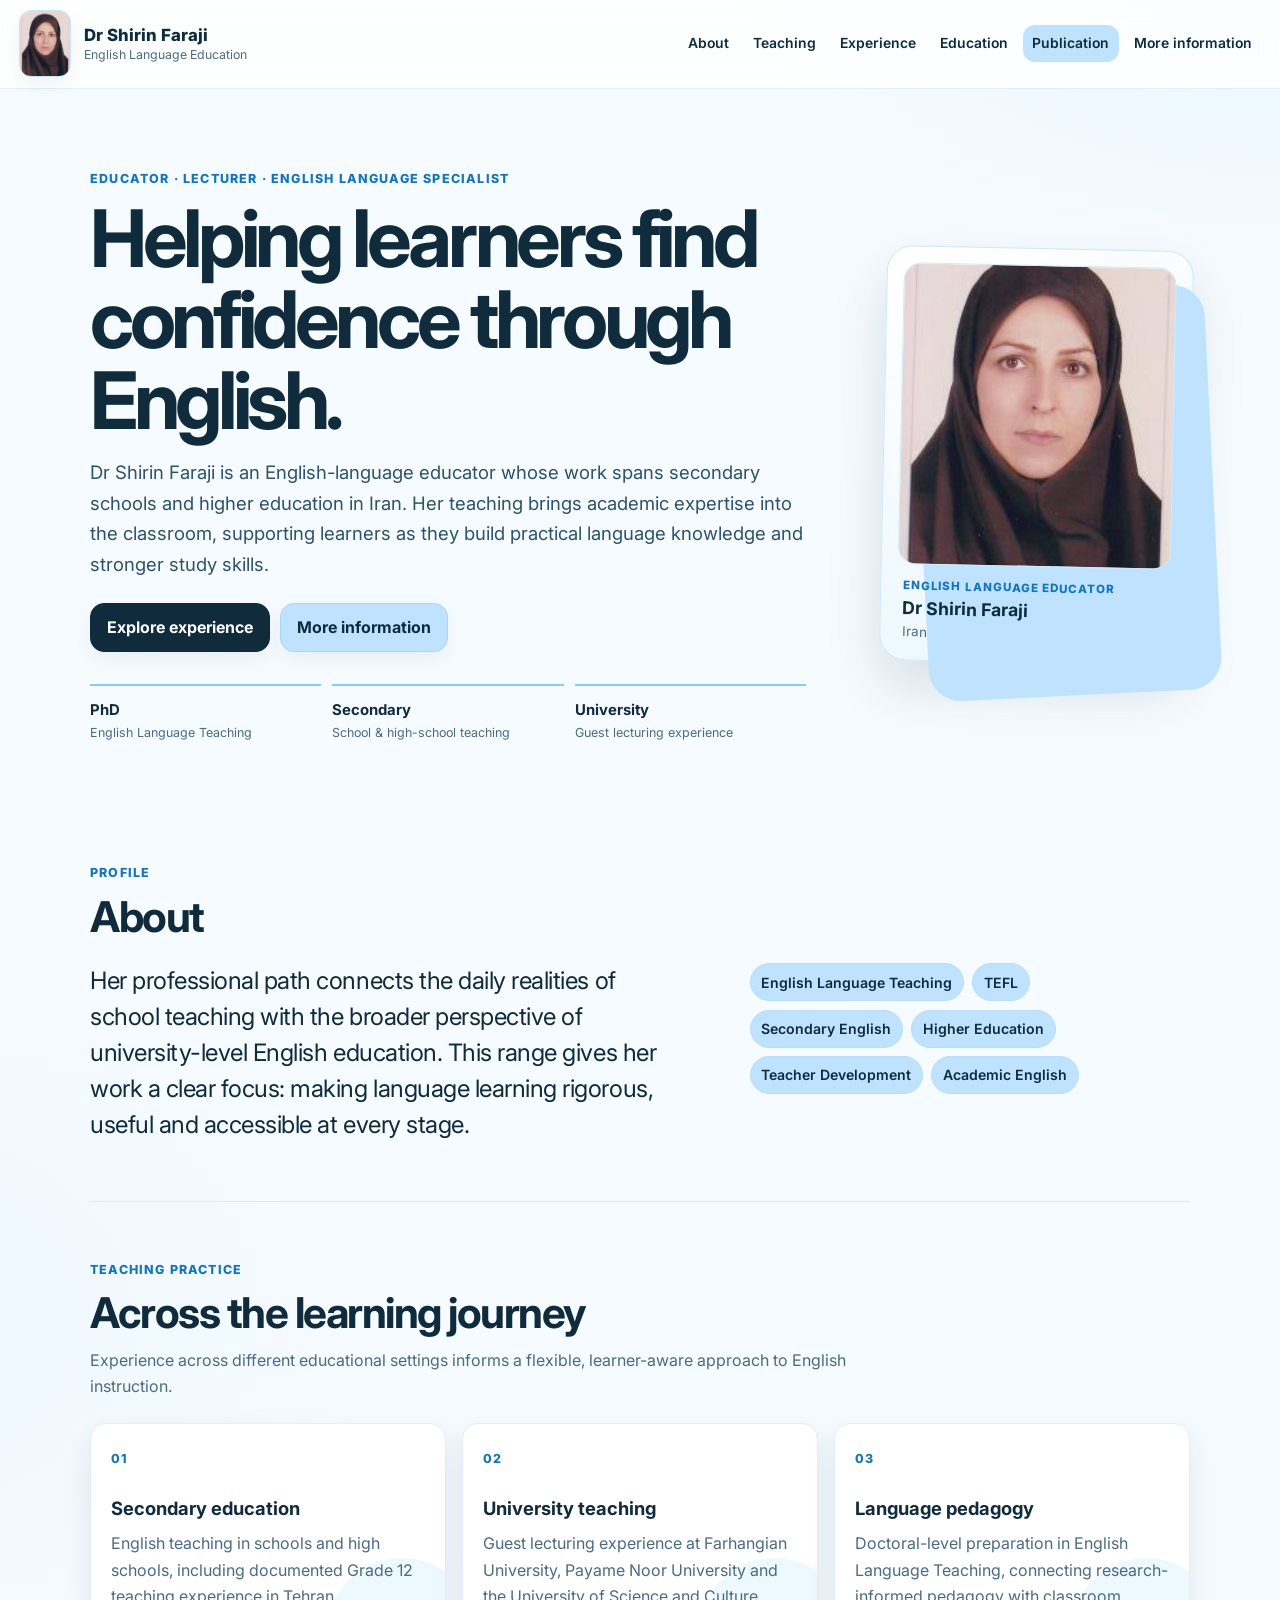
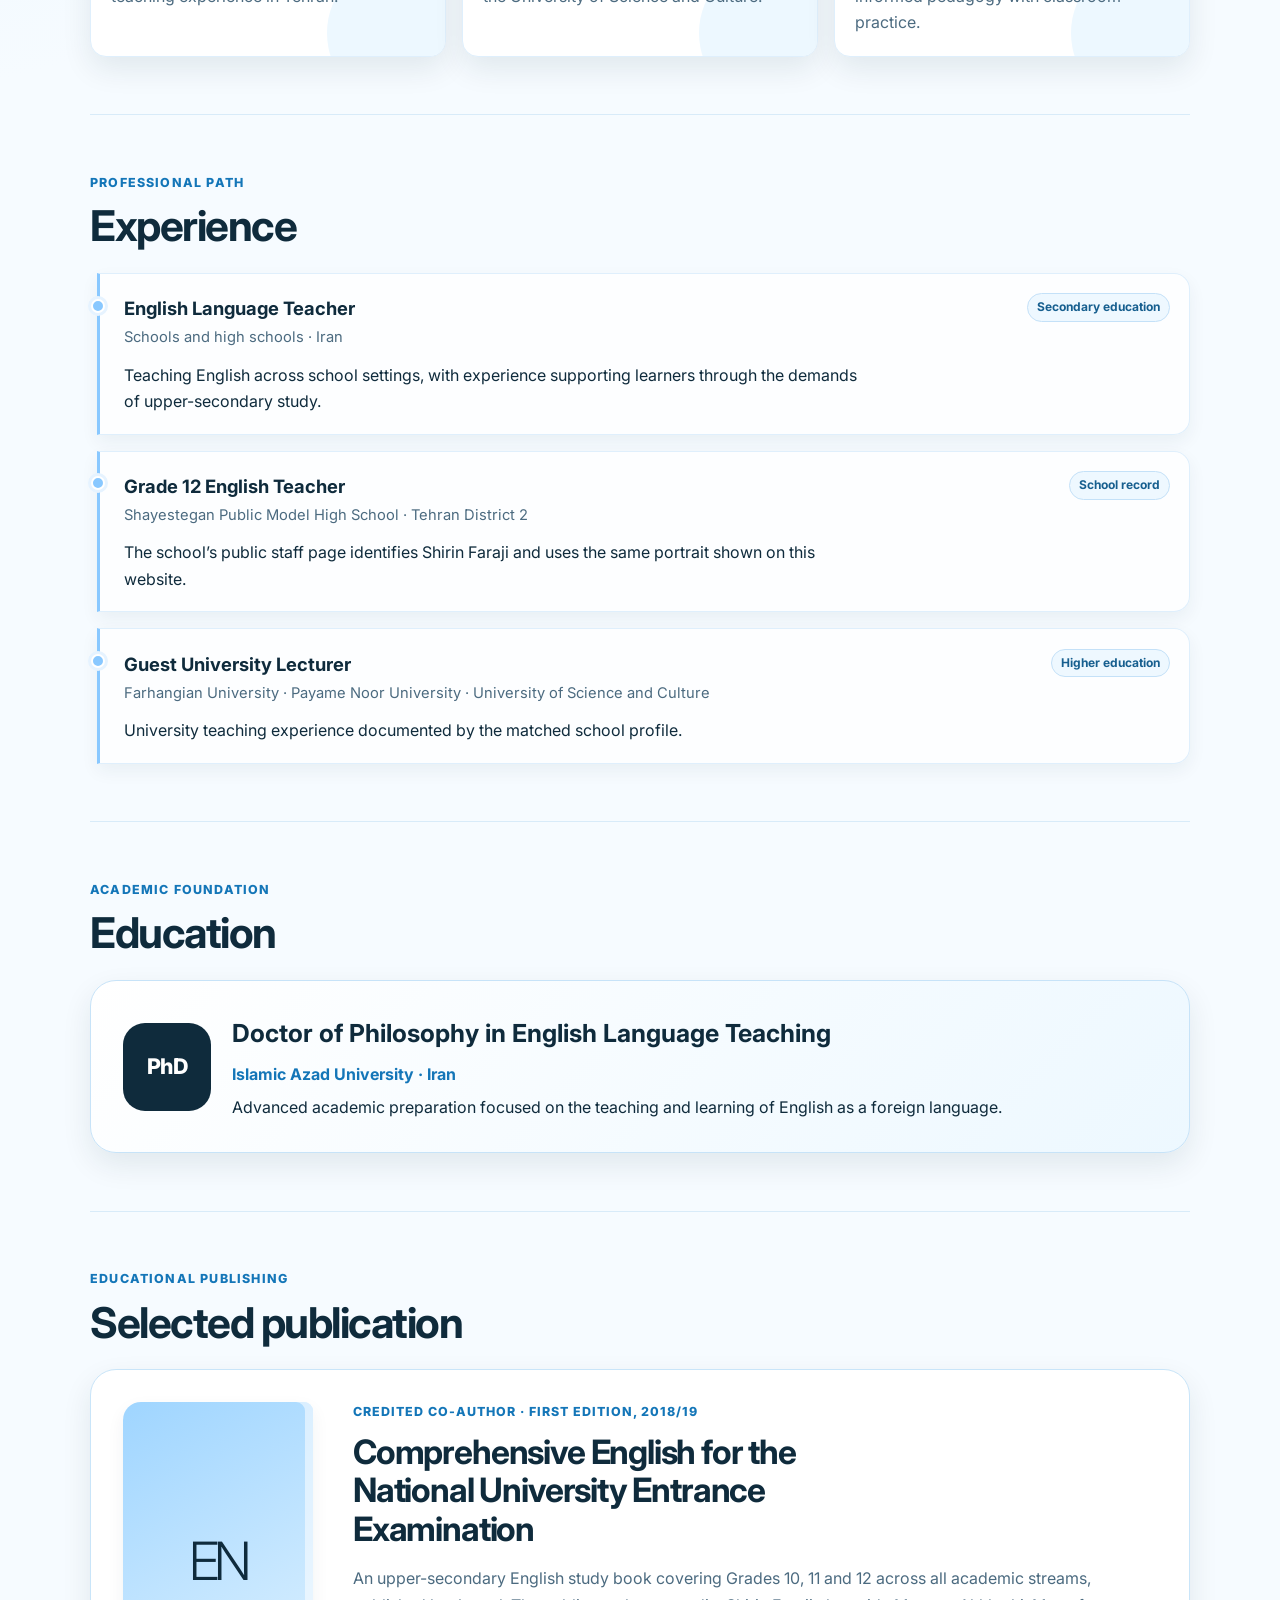
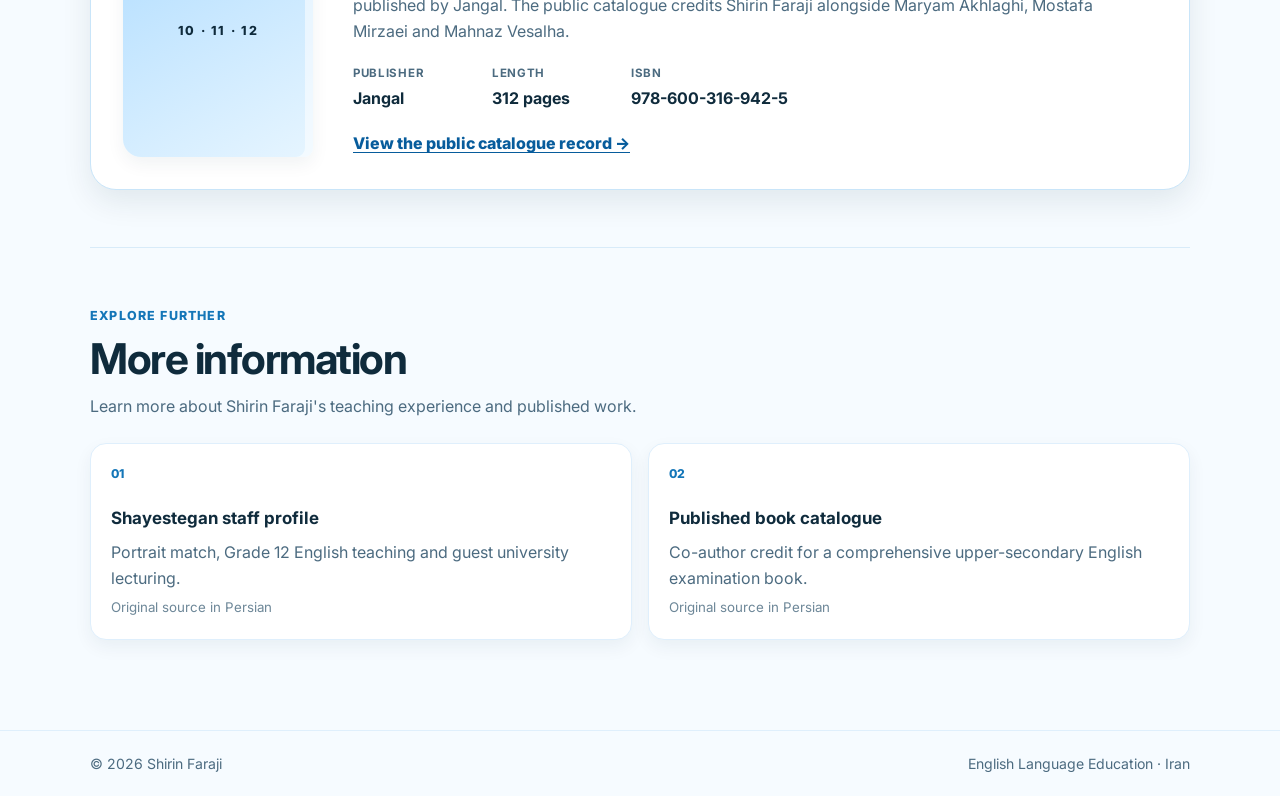
<file: index.html>
<!doctype html>
<html lang="en">
<head>
  <meta charset="utf-8">
  <meta name="viewport" content="width=device-width, initial-scale=1">
  <title>Dr Shirin Faraji | English Language Education</title>
  <meta name="description" content="Professional profile of Dr Shirin Faraji, an English-language educator with experience across Iranian secondary schools and universities.">
  <meta name="author" content="Shirin Faraji">
  <meta name="robots" content="index,follow,max-image-preview:large,max-snippet:-1">
  <meta name="theme-color" content="#d7ecff">
  <link rel="canonical" href="https://madvidd.github.io/shirin-faraji/">
  <link rel="icon" href="assets/favicon.svg" type="image/svg+xml">
  <link rel="preconnect" href="https://fonts.googleapis.com">
  <link rel="preconnect" href="https://fonts.gstatic.com" crossorigin>
  <link href="https://fonts.googleapis.com/css2?family=Inter:wght@300;400;600;700;800&amp;display=swap" rel="stylesheet">
  <link rel="stylesheet" href="styles.css">

  <meta property="og:type" content="profile">
  <meta property="og:site_name" content="Shirin Faraji">
  <meta property="og:title" content="Dr Shirin Faraji | English Language Education">
  <meta property="og:description" content="English-language educator, secondary-school teacher and university lecturer in Iran.">
  <meta property="og:url" content="https://madvidd.github.io/shirin-faraji/">
  <meta property="og:image" content="https://madvidd.github.io/shirin-faraji/assets/shirin-faraji.png">
  <meta property="og:image:alt" content="Portrait of Dr Shirin Faraji">
  <meta property="profile:first_name" content="Shirin">
  <meta property="profile:last_name" content="Faraji">
  <meta name="twitter:card" content="summary">
  <meta name="twitter:title" content="Dr Shirin Faraji | English Language Education">
  <meta name="twitter:description" content="A professional profile focused on English teaching across secondary and higher education.">
  <meta name="twitter:image" content="https://madvidd.github.io/shirin-faraji/assets/shirin-faraji.png">

  <script type="application/ld+json">
  {
    "@context": "https://schema.org",
    "@graph": [
      {
        "@type": "WebSite",
        "@id": "https://madvidd.github.io/shirin-faraji/#website",
        "url": "https://madvidd.github.io/shirin-faraji/",
        "name": "Shirin Faraji",
        "inLanguage": "en",
        "publisher": {"@id": "https://madvidd.github.io/shirin-faraji/#person"}
      },
      {
        "@type": "ProfilePage",
        "@id": "https://madvidd.github.io/shirin-faraji/#profile-page",
        "url": "https://madvidd.github.io/shirin-faraji/",
        "name": "Dr Shirin Faraji — English Language Education",
        "dateModified": "2026-08-08",
        "isPartOf": {"@id": "https://madvidd.github.io/shirin-faraji/#website"},
        "mainEntity": {"@id": "https://madvidd.github.io/shirin-faraji/#person"}
      },
      {
        "@type": "Person",
        "@id": "https://madvidd.github.io/shirin-faraji/#person",
        "name": "Shirin Faraji",
        "honorificPrefix": "Dr",
        "url": "https://madvidd.github.io/shirin-faraji/",
        "image": "https://madvidd.github.io/shirin-faraji/assets/shirin-faraji.png",
        "description": "English-language educator with experience in Iranian secondary schools and universities.",
        "jobTitle": ["English Language Educator", "University Lecturer"],
        "hasCredential": {
          "@type": "EducationalOccupationalCredential",
          "credentialCategory": "Doctoral degree",
          "name": "PhD in English Language Teaching",
          "recognizedBy": {"@type": "CollegeOrUniversity", "name": "Islamic Azad University"}
        },
        "knowsAbout": ["English Language Teaching", "TEFL", "Secondary English Education", "Teacher Education"]
      }
    ]
  }
  </script>
</head>
<body>
  <a class="skip-link" href="#main-content">Skip to main content</a>

  <header class="site-header">
    <div class="container header-inner">
      <a class="brand" href="#top" aria-label="Shirin Faraji — back to top">
        <img class="avatar" src="assets/shirin-faraji.png" alt="" width="52" height="67">
        <span class="brand-text">
          <strong>Dr Shirin Faraji</strong>
          <span>English Language Education</span>
        </span>
      </a>
      <nav class="nav" aria-label="Primary navigation">
        <a href="#about">About</a>
        <a href="#teaching">Teaching</a>
        <a href="#experience">Experience</a>
        <a href="#education">Education</a>
        <a href="#publication">Publication</a>
        <a href="#more-information">More information</a>
      </nav>
    </div>
  </header>

  <main id="main-content">
    <div id="top"></div>

    <section class="hero container" aria-labelledby="hero-title">
      <div class="hero-copy">
        <p class="eyebrow">Educator · Lecturer · English Language Specialist</p>
        <h1 id="hero-title">Helping learners find confidence through English.</h1>
        <p class="hero-lead">Dr Shirin Faraji is an English-language educator whose work spans secondary schools and higher education in Iran. Her teaching brings academic expertise into the classroom, supporting learners as they build practical language knowledge and stronger study skills.</p>
        <div class="hero-actions">
          <a class="btn" href="#experience">Explore experience</a>
          <a class="btn ghost" href="#more-information">More information</a>
        </div>
        <ul class="hero-highlights" aria-label="Profile highlights">
          <li><strong>PhD</strong><span>English Language Teaching</span></li>
          <li><strong>Secondary</strong><span>School &amp; high-school teaching</span></li>
          <li><strong>University</strong><span>Guest lecturing experience</span></li>
        </ul>
      </div>

      <figure class="portrait-card">
        <div class="portrait-frame">
          <img src="assets/shirin-faraji.png" alt="Portrait of Dr Shirin Faraji" width="218" height="300" fetchpriority="high">
        </div>
        <figcaption>
          <span class="portrait-kicker">English Language Educator</span>
          <strong>Dr Shirin Faraji</strong>
          <span>Iran</span>
        </figcaption>
      </figure>
    </section>

    <section id="about" class="section container">
      <div class="section-heading">
        <p class="eyebrow">Profile</p>
        <h2>About</h2>
      </div>
      <div class="about-layout">
        <p class="intro">Her professional path connects the daily realities of school teaching with the broader perspective of university-level English education. This range gives her work a clear focus: making language learning rigorous, useful and accessible at every stage.</p>
        <ul class="tags" aria-label="Areas of expertise">
          <li>English Language Teaching</li>
          <li>TEFL</li>
          <li>Secondary English</li>
          <li>Higher Education</li>
          <li>Teacher Development</li>
          <li>Academic English</li>
        </ul>
      </div>
    </section>

    <section id="teaching" class="section container">
      <div class="section-heading">
        <p class="eyebrow">Teaching practice</p>
        <h2>Across the learning journey</h2>
        <p>Experience across different educational settings informs a flexible, learner-aware approach to English instruction.</p>
      </div>
      <div class="grid teaching-grid">
        <article class="card feature-card">
          <span class="card-number">01</span>
          <h3>Secondary education</h3>
          <p>English teaching in schools and high schools, including documented Grade 12 teaching experience in Tehran.</p>
        </article>
        <article class="card feature-card">
          <span class="card-number">02</span>
          <h3>University teaching</h3>
          <p>Guest lecturing experience at Farhangian University, Payame Noor University and the University of Science and Culture.</p>
        </article>
        <article class="card feature-card">
          <span class="card-number">03</span>
          <h3>Language pedagogy</h3>
          <p>Doctoral-level preparation in English Language Teaching, connecting research-informed pedagogy with classroom practice.</p>
        </article>
      </div>
    </section>

    <section id="experience" class="section container">
      <div class="section-heading">
        <p class="eyebrow">Professional path</p>
        <h2>Experience</h2>
      </div>
      <div class="timeline">
        <article class="timeline-item">
          <div class="timeline-marker" aria-hidden="true"></div>
          <header>
            <div>
              <h3>English Language Teacher</h3>
              <p>Schools and high schools · Iran</p>
            </div>
            <span class="role-type">Secondary education</span>
          </header>
          <p>Teaching English across school settings, with experience supporting learners through the demands of upper-secondary study.</p>
        </article>
        <article class="timeline-item">
          <div class="timeline-marker" aria-hidden="true"></div>
          <header>
            <div>
              <h3>Grade 12 English Teacher</h3>
              <p>Shayestegan Public Model High School · Tehran District 2</p>
            </div>
            <a class="source-pill" href="http://www.shayesteganm2.ir/Default.aspx?PageId=201" target="_blank" rel="noopener">School record</a>
          </header>
          <p>The school’s public staff page identifies Shirin Faraji and uses the same portrait shown on this website.</p>
        </article>
        <article class="timeline-item">
          <div class="timeline-marker" aria-hidden="true"></div>
          <header>
            <div>
              <h3>Guest University Lecturer</h3>
              <p>Farhangian University · Payame Noor University · University of Science and Culture</p>
            </div>
            <span class="role-type">Higher education</span>
          </header>
          <p>University teaching experience documented by the matched school profile.</p>
        </article>
      </div>
    </section>

    <section id="education" class="section container">
      <div class="section-heading">
        <p class="eyebrow">Academic foundation</p>
        <h2>Education</h2>
      </div>
      <article class="education-card">
        <div class="degree-mark" aria-hidden="true">PhD</div>
        <div>
          <h3>Doctor of Philosophy in English Language Teaching</h3>
          <p class="institution">Islamic Azad University · Iran</p>
          <p>Advanced academic preparation focused on the teaching and learning of English as a foreign language.</p>
        </div>
      </article>
    </section>

    <section id="publication" class="section container">
      <div class="section-heading">
        <p class="eyebrow">Educational publishing</p>
        <h2>Selected publication</h2>
      </div>
      <article class="publication-card">
        <div class="book-mark" aria-hidden="true">
          <span>EN</span>
          <small>10 · 11 · 12</small>
        </div>
        <div class="publication-copy">
          <p class="publication-label">Credited co-author · First edition, 2018/19</p>
          <h3>Comprehensive English for the National University Entrance Examination</h3>
          <p>An upper-secondary English study book covering Grades 10, 11 and 12 across all academic streams, published by Jangal. The public catalogue credits Shirin Faraji alongside Maryam Akhlaghi, Mostafa Mirzaei and Mahnaz Vesalha.</p>
          <dl class="book-meta">
            <div><dt>Publisher</dt><dd>Jangal</dd></div>
            <div><dt>Length</dt><dd>312 pages</dd></div>
            <div><dt>ISBN</dt><dd>978-600-316-942-5</dd></div>
          </dl>
          <a class="text-link" href="https://mahdroo.ir/shop/product/book-1552744-sw749h" target="_blank" rel="noopener">View the public catalogue record <span aria-hidden="true">→</span></a>
        </div>
      </article>
    </section>

    <section id="more-information" class="section container">
      <div class="section-heading">
        <p class="eyebrow">Explore further</p>
        <h2>More information</h2>
        <p>Learn more about Shirin Faraji's teaching experience and published work.</p>
      </div>
      <div class="grid source-grid">
        <a class="source-card" href="http://www.shayesteganm2.ir/Default.aspx?PageId=201" target="_blank" rel="noopener">
          <span class="source-index">01</span>
          <strong>Shayestegan staff profile</strong>
          <span>Portrait match, Grade 12 English teaching and guest university lecturing.</span>
          <small>Original source in Persian</small>
        </a>
        <a class="source-card" href="https://mahdroo.ir/shop/product/book-1552744-sw749h" target="_blank" rel="noopener">
          <span class="source-index">02</span>
          <strong>Published book catalogue</strong>
          <span>Co-author credit for a comprehensive upper-secondary English examination book.</span>
          <small>Original source in Persian</small>
        </a>
      </div>
    </section>
  </main>

  <footer class="site-footer">
    <div class="container footer-inner">
      <p>© 2026 Shirin Faraji</p>
      <p>English Language Education · Iran</p>
    </div>
  </footer>

  <button id="backToTop" type="button" aria-label="Back to top">↑</button>
  <script src="script.js" defer></script>
</body>
</html>
</file>
<file: styles.css>
:root {
  --bg: #f6fbff;
  --surface: #ffffff;
  --surface-soft: #f1f8fe;
  --ink: #0f2b3c;
  --muted: #4c6b80;
  --brand: #bfe3ff;
  --brand-strong: #89c8ff;
  --brand-deep: #1476b8;
  --line: #dfeffc;
  --ring: rgba(137, 200, 255, 0.62);
  --shadow: 0 12px 30px rgba(15, 43, 60, 0.09);
  --shadow-soft: 0 7px 18px rgba(15, 43, 60, 0.06);
  --radius: 16px;
  --radius-large: 26px;
}

* { box-sizing: border-box; }

html {
  margin: 0;
  padding: 0;
  overflow-x: hidden;
  scroll-behavior: smooth;
  scroll-padding-top: 110px;
}

body {
  margin: 0;
  color: var(--ink);
  background:
    radial-gradient(900px 650px at 100% -4%, #e2f3ff 0%, transparent 66%),
    radial-gradient(700px 520px at -10% 33%, #edf8ff 0%, transparent 72%),
    var(--bg);
  font-family: Inter, ui-sans-serif, system-ui, -apple-system, BlinkMacSystemFont, "Segoe UI", sans-serif;
  font-size: 16px;
  line-height: 1.65;
  overflow-x: hidden;
}

img { max-width: 100%; }
a { color: inherit; }

.container {
  width: min(1100px, calc(100% - 2.4rem));
  margin-inline: auto;
}

.skip-link {
  position: fixed;
  z-index: 1000;
  top: 1rem;
  left: 1rem;
  padding: 0.7rem 1rem;
  border-radius: 10px;
  color: #fff;
  background: var(--ink);
  text-decoration: none;
  transform: translateY(-180%);
  transition: transform 180ms ease;
}

.skip-link:focus { transform: translateY(0); }

.site-header {
  position: sticky;
  z-index: 50;
  top: 0;
  border-bottom: 1px solid rgba(223, 239, 252, 0.95);
  background: rgba(255, 255, 255, 0.82);
  backdrop-filter: saturate(1.2) blur(14px);
}

.header-inner {
  display: flex;
  align-items: center;
  justify-content: space-between;
  gap: 1.25rem;
  width: min(1320px, calc(100% - 2.4rem));
  padding-block: 0.65rem;
}

.brand {
  display: flex;
  flex: 0 1 auto;
  align-items: center;
  gap: 0.8rem;
  min-width: 0;
  text-decoration: none;
}

.avatar {
  width: 52px;
  height: 67px;
  flex: 0 0 auto;
  border: 1px solid #cbe5f8;
  border-radius: 12px;
  background: var(--brand);
  box-shadow: var(--shadow-soft);
  object-fit: cover;
}

.brand-text {
  display: flex;
  flex-direction: column;
  line-height: 1.28;
}

.brand-text strong { font-size: 1.05rem; font-weight: 800; }
.brand-text span { color: var(--muted); font-size: 0.77rem; }

.nav {
  display: flex;
  flex: 1 1 auto;
  flex-wrap: wrap;
  align-items: center;
  justify-content: flex-end;
  gap: 0.35rem;
  min-width: 0;
}

.nav a {
  padding: 0.44rem 0.58rem;
  border-radius: 12px;
  font-size: 0.87rem;
  font-weight: 600;
  text-decoration: none;
  white-space: nowrap;
}

.nav a:hover,
.nav a[aria-current="true"] { background: var(--brand); }

.hero {
  display: grid;
  grid-template-columns: minmax(0, 1.4fr) minmax(280px, 0.6fr);
  align-items: center;
  gap: clamp(2rem, 6vw, 5.5rem);
  min-height: 650px;
  padding-block: 5rem 4rem;
}

.hero-copy { min-width: 0; }

.eyebrow {
  margin: 0 0 0.55rem;
  color: var(--brand-deep);
  font-size: 0.78rem;
  font-weight: 800;
  letter-spacing: 0.095em;
  text-transform: uppercase;
}

.hero h1 {
  max-width: 16ch;
  margin: 0 0 1rem;
  font-size: clamp(2.45rem, 6.2vw, 5rem);
  line-height: 1.02;
  letter-spacing: -0.055em;
}

.hero-lead {
  max-width: 66ch;
  margin: 0;
  color: #2d5269;
  font-size: clamp(1.03rem, 1.6vw, 1.16rem);
}

.hero-actions {
  display: flex;
  flex-wrap: wrap;
  gap: 0.65rem;
  margin-top: 1.45rem;
}

.btn {
  display: inline-flex;
  align-items: center;
  justify-content: center;
  min-height: 46px;
  padding: 0.65rem 1rem;
  border: 1px solid var(--ink);
  border-radius: 14px;
  color: #fff;
  background: var(--ink);
  box-shadow: var(--shadow-soft);
  font-weight: 700;
  text-decoration: none;
  transition: transform 160ms ease, filter 160ms ease;
}

.btn.ghost {
  border-color: #a9d5f6;
  color: var(--ink);
  background: var(--brand);
}

.btn:hover { filter: brightness(0.97); transform: translateY(-1px); }

.hero-highlights {
  display: grid;
  grid-template-columns: repeat(3, minmax(0, 1fr));
  gap: 0.7rem;
  max-width: 720px;
  margin: 2rem 0 0;
  padding: 0;
  list-style: none;
}

.hero-highlights li {
  min-width: 0;
  padding-top: 0.75rem;
  border-top: 2px solid var(--brand-strong);
}

.hero-highlights strong,
.hero-highlights span { display: block; }
.hero-highlights strong { font-size: 0.93rem; }
.hero-highlights span { margin-top: 0.12rem; color: var(--muted); font-size: 0.78rem; line-height: 1.4; }

.portrait-card {
  position: relative;
  margin: 0;
  padding: 1rem;
  border: 1px solid #cfe7f8;
  border-radius: var(--radius-large);
  background: linear-gradient(155deg, rgba(255, 255, 255, 0.96), rgba(230, 245, 255, 0.86));
  box-shadow: 0 26px 55px rgba(15, 43, 60, 0.13);
  max-width: 100%;
  transform: rotate(1.2deg);
}

.portrait-card::before {
  position: absolute;
  z-index: -1;
  inset: 10% -8% -8% 12%;
  border-radius: 32px;
  background: var(--brand);
  content: "";
  transform: rotate(-4deg);
}

.portrait-frame {
  overflow: hidden;
  border: 1px solid #d5e8f6;
  border-radius: 18px;
  background: #f5f8fa;
}

.portrait-frame img {
  display: block;
  width: 100%;
  aspect-ratio: 218 / 300;
  object-fit: cover;
}

.portrait-card figcaption {
  display: flex;
  flex-direction: column;
  padding: 0.9rem 0.35rem 0.2rem;
  line-height: 1.35;
}

.portrait-card figcaption strong { margin: 0.14rem 0; font-size: 1.1rem; }
.portrait-card figcaption > span:last-child { color: var(--muted); font-size: 0.84rem; }
.portrait-kicker { color: var(--brand-deep); font-size: 0.72rem; font-weight: 800; letter-spacing: 0.08em; text-transform: uppercase; }

.section { padding-block: 3.6rem; }
.section + .section { border-top: 1px solid rgba(207, 231, 248, 0.76); }

.section-heading { max-width: 760px; margin-bottom: 1.45rem; }
.section-heading h2 { margin: 0; font-size: clamp(1.8rem, 3.5vw, 2.65rem); line-height: 1.12; letter-spacing: -0.035em; }
.section-heading > p:last-child:not(.eyebrow) { margin: 0.65rem 0 0; color: var(--muted); }

.about-layout {
  display: grid;
  grid-template-columns: minmax(0, 1.15fr) minmax(280px, 0.85fr);
  align-items: start;
  gap: clamp(1.5rem, 5vw, 4rem);
}

.intro { margin: 0; font-size: clamp(1.15rem, 2.2vw, 1.5rem); line-height: 1.5; letter-spacing: -0.02em; }

.tags {
  display: flex;
  flex-wrap: wrap;
  gap: 0.52rem;
  margin: 0;
  padding: 0;
  list-style: none;
}

.tags li {
  padding: 0.4rem 0.67rem;
  border: 1px solid #b9dcfa;
  border-radius: 999px;
  background: var(--brand);
  font-size: 0.88rem;
  font-weight: 600;
}

.grid { display: grid; gap: 1rem; }
.teaching-grid { grid-template-columns: repeat(3, minmax(0, 1fr)); }

.card {
  min-width: 0;
  padding: 1.25rem;
  border: 1px solid var(--line);
  border-radius: var(--radius);
  background: var(--surface);
  box-shadow: var(--shadow);
}

.feature-card { position: relative; overflow: hidden; min-height: 220px; }
.feature-card::after {
  position: absolute;
  right: -32px;
  bottom: -52px;
  width: 150px;
  height: 150px;
  border-radius: 50%;
  background: #edf8ff;
  content: "";
}

.card-number { color: var(--brand-deep); font-size: 0.78rem; font-weight: 800; letter-spacing: 0.08em; }
.card h3 { position: relative; z-index: 1; margin: 1.4rem 0 0.45rem; font-size: 1.15rem; }
.card p { position: relative; z-index: 1; margin: 0; color: var(--muted); }

.timeline { display: grid; gap: 1rem; }

.timeline-item {
  position: relative;
  margin-left: 7px;
  padding: 1.2rem 1.2rem 1.2rem 1.5rem;
  border: 1px solid var(--line);
  border-left: 3px solid var(--brand-strong);
  border-radius: 0 var(--radius) var(--radius) 0;
  background: rgba(255, 255, 255, 0.8);
  box-shadow: var(--shadow-soft);
}

.timeline-marker {
  position: absolute;
  top: 1.55rem;
  left: -9px;
  width: 14px;
  height: 14px;
  border: 2px solid #fff;
  border-radius: 50%;
  background: var(--brand-strong);
  box-shadow: 0 0 0 3px #e6f3ff;
}

.timeline-item header {
  display: flex;
  align-items: flex-start;
  justify-content: space-between;
  gap: 1rem;
}

.timeline-item h3 { margin: 0; font-size: 1.15rem; }
.timeline-item header p { margin: 0.12rem 0 0; color: var(--muted); font-size: 0.92rem; }
.timeline-item > p { max-width: 74ch; margin: 0.75rem 0 0; }
.role-type,
.source-pill {
  flex: 0 0 auto;
  padding: 0.33rem 0.56rem;
  border: 1px solid #c4e1f8;
  border-radius: 999px;
  color: #175f8f;
  background: #eef8ff;
  font-size: 0.75rem;
  font-weight: 700;
  line-height: 1.35;
  text-decoration: none;
}
.source-pill:hover { background: var(--brand); }

.education-card {
  display: grid;
  grid-template-columns: auto minmax(0, 1fr);
  align-items: center;
  gap: 1.3rem;
  padding: clamp(1.2rem, 3vw, 2rem);
  border: 1px solid #c7e3f8;
  border-radius: var(--radius-large);
  background: linear-gradient(135deg, #fff 0%, #edf8ff 100%);
  box-shadow: var(--shadow);
}

.degree-mark {
  display: grid;
  width: 88px;
  height: 88px;
  place-items: center;
  border-radius: 22px;
  color: #fff;
  background: var(--ink);
  font-size: 1.35rem;
  font-weight: 800;
  letter-spacing: -0.04em;
}

.education-card h3 { margin: 0; font-size: clamp(1.2rem, 2.5vw, 1.55rem); }
.education-card p { margin: 0.42rem 0 0; }
.education-card .institution { color: var(--brand-deep); font-weight: 700; }

.publication-card {
  display: grid;
  grid-template-columns: 190px minmax(0, 1fr);
  gap: clamp(1.25rem, 4vw, 2.5rem);
  padding: clamp(1.2rem, 3vw, 2rem);
  border: 1px solid #c9e5f9;
  border-radius: var(--radius-large);
  background: var(--surface);
  box-shadow: var(--shadow);
}

.book-mark {
  display: flex;
  min-height: 250px;
  flex-direction: column;
  align-items: center;
  justify-content: center;
  border-radius: 18px 9px 9px 18px;
  color: var(--ink);
  background: linear-gradient(150deg, #9fd5ff, #e6f5ff);
  box-shadow: inset -8px 0 rgba(255, 255, 255, 0.55), var(--shadow-soft);
}

.book-mark span { font-size: 3.3rem; font-weight: 300; letter-spacing: -0.09em; }
.book-mark small { margin-top: 1rem; font-size: 0.78rem; font-weight: 800; letter-spacing: 0.13em; }

.publication-label { margin: 0; color: var(--brand-deep); font-size: 0.78rem; font-weight: 800; letter-spacing: 0.08em; text-transform: uppercase; }
.publication-copy h3 { max-width: 24ch; margin: 0.6rem 0 0.75rem; font-size: clamp(1.35rem, 3vw, 2.1rem); line-height: 1.16; letter-spacing: -0.035em; }
.publication-copy > p:not(.publication-label) { max-width: 74ch; color: var(--muted); }

.book-meta {
  display: flex;
  flex-wrap: wrap;
  gap: 0.75rem 1.5rem;
  margin: 1.2rem 0;
}

.book-meta div { min-width: 115px; }
.book-meta dt { color: var(--muted); font-size: 0.72rem; font-weight: 700; letter-spacing: 0.06em; text-transform: uppercase; }
.book-meta dd { margin: 0.12rem 0 0; font-weight: 700; }
.text-link { color: #075c9c; font-weight: 800; text-underline-offset: 3px; }

.source-grid { grid-template-columns: repeat(2, minmax(0, 1fr)); }

.source-card {
  display: flex;
  min-height: 190px;
  flex-direction: column;
  gap: 0.35rem;
  padding: 1.25rem;
  border: 1px solid var(--line);
  border-radius: var(--radius);
  background: var(--surface);
  box-shadow: var(--shadow-soft);
  text-decoration: none;
  transition: border-color 160ms ease, transform 160ms ease, background 160ms ease;
}

.source-card:hover { border-color: #b3dafa; background: #f4faff; transform: translateY(-2px); }
.source-index { color: var(--brand-deep); font-size: 0.76rem; font-weight: 800; }
.source-card strong { margin-top: 1rem; font-size: 1.06rem; }
.source-card > span:not(.source-index) { color: var(--muted); }
.source-card small { margin-top: auto; color: #6d8798; }

.verification-note {
  margin: 1rem 0 0;
  padding: 0.9rem 1rem;
  border-left: 4px solid var(--brand-strong);
  border-radius: 0 12px 12px 0;
  color: var(--muted);
  background: #eaf6ff;
}
.verification-note strong { color: var(--ink); }

.site-footer { margin-top: 2rem; border-top: 1px solid var(--line); }
.footer-inner { display: flex; justify-content: space-between; gap: 1rem; padding-block: 1.3rem; color: var(--muted); font-size: 0.88rem; }
.footer-inner p { margin: 0; }

#backToTop {
  position: fixed;
  z-index: 20;
  right: 20px;
  bottom: 20px;
  display: grid;
  width: 44px;
  height: 44px;
  place-items: center;
  border: 0;
  border-radius: 50%;
  color: #fff;
  background: var(--ink);
  box-shadow: var(--shadow);
  cursor: pointer;
  opacity: 0;
  pointer-events: none;
  transform: translateY(8px);
  transition: opacity 180ms ease, transform 180ms ease;
}

#backToTop.show { opacity: 1; pointer-events: auto; transform: translateY(0); }
#backToTop:hover { filter: brightness(0.93); }

a:focus-visible,
button:focus-visible { outline: 3px solid var(--ring); outline-offset: 3px; }

@media (max-width: 960px) {
  .site-header { position: static; }
  .header-inner { align-items: stretch; flex-direction: column; gap: 0.65rem; }
  .brand { align-self: flex-start; }
  .nav { display: grid; grid-template-columns: repeat(6, minmax(0, 1fr)); width: 100%; }
  .nav a { display: flex; align-items: center; justify-content: center; min-height: 42px; text-align: center; }
  .hero { min-height: 0; padding-top: 3.5rem; }
}

@media (max-width: 760px) {
  html { scroll-padding-top: 20px; }
  .container,
  .header-inner { width: min(100% - 2rem, 1100px); }
  .hero { grid-template-columns: minmax(0, 1fr); gap: 2.5rem; padding-block: 3rem; }
  .hero h1 { max-width: 14ch; }
  .portrait-card { width: min(330px, 90%); justify-self: center; transform: rotate(0.8deg); }
  .about-layout,
  .teaching-grid,
  .source-grid { grid-template-columns: minmax(0, 1fr); }
  .timeline-item header { flex-direction: column; gap: 0.65rem; }
  .publication-card { grid-template-columns: minmax(0, 1fr); }
  .book-mark { width: min(220px, 80%); min-height: 280px; justify-self: center; }
  .section { padding-block: 3rem; }
}

@media (max-width: 600px) {
  .brand-text span { display: none; }
  .nav { grid-template-columns: repeat(2, minmax(0, 1fr)); }
  .nav a { font-size: 0.82rem; }
  .hero-actions { align-items: stretch; flex-direction: column; }
  .hero-actions .btn { width: 100%; white-space: normal; }
  .hero-highlights { grid-template-columns: minmax(0, 1fr); }
  .hero-highlights li { display: grid; grid-template-columns: 95px minmax(0, 1fr); gap: 0.5rem; align-items: baseline; }
  .portrait-card { width: min(290px, calc(100% - 1.5rem)); }
  .education-card { grid-template-columns: minmax(0, 1fr); }
  .degree-mark { width: 72px; height: 72px; border-radius: 18px; }
  .footer-inner { align-items: flex-start; flex-direction: column; }
}

@media (prefers-reduced-motion: reduce) {
  html { scroll-behavior: auto; }
  *, *::before, *::after { scroll-behavior: auto !important; transition-duration: 0.01ms !important; }
}
</file>
